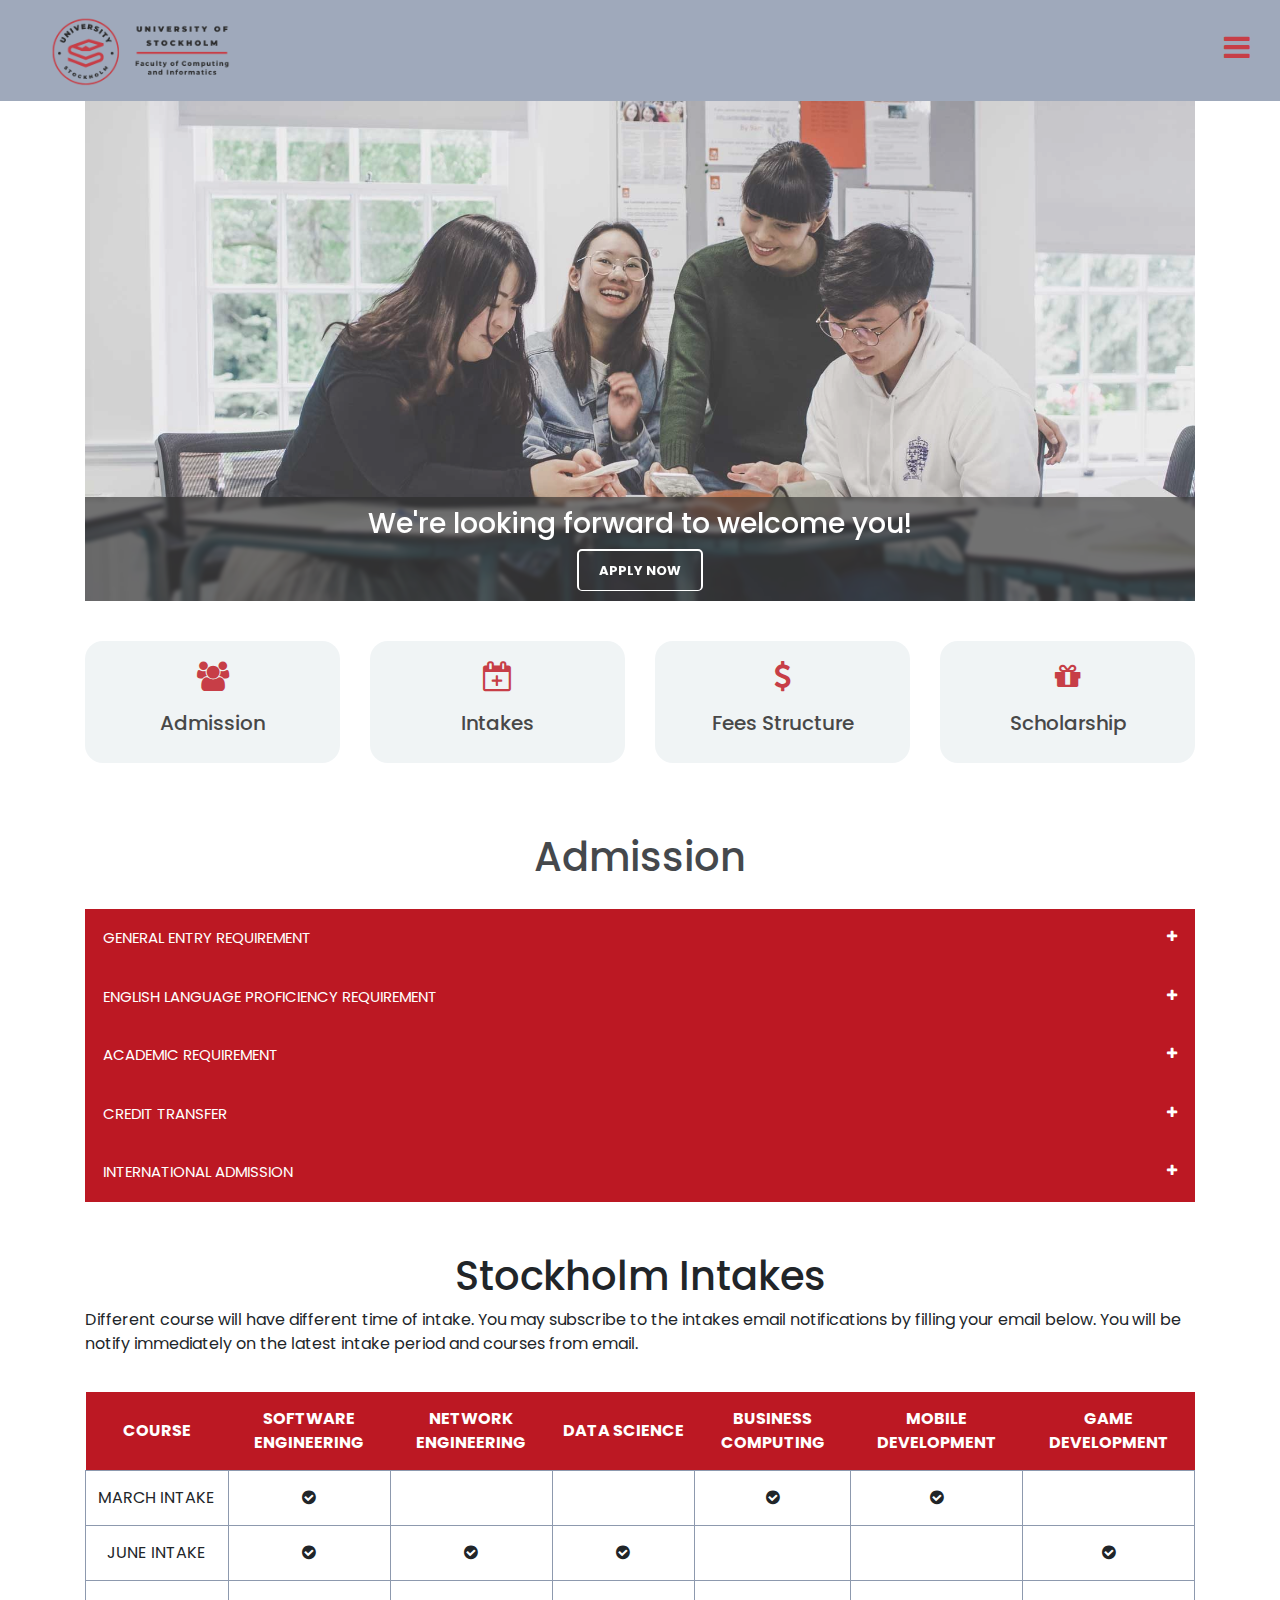
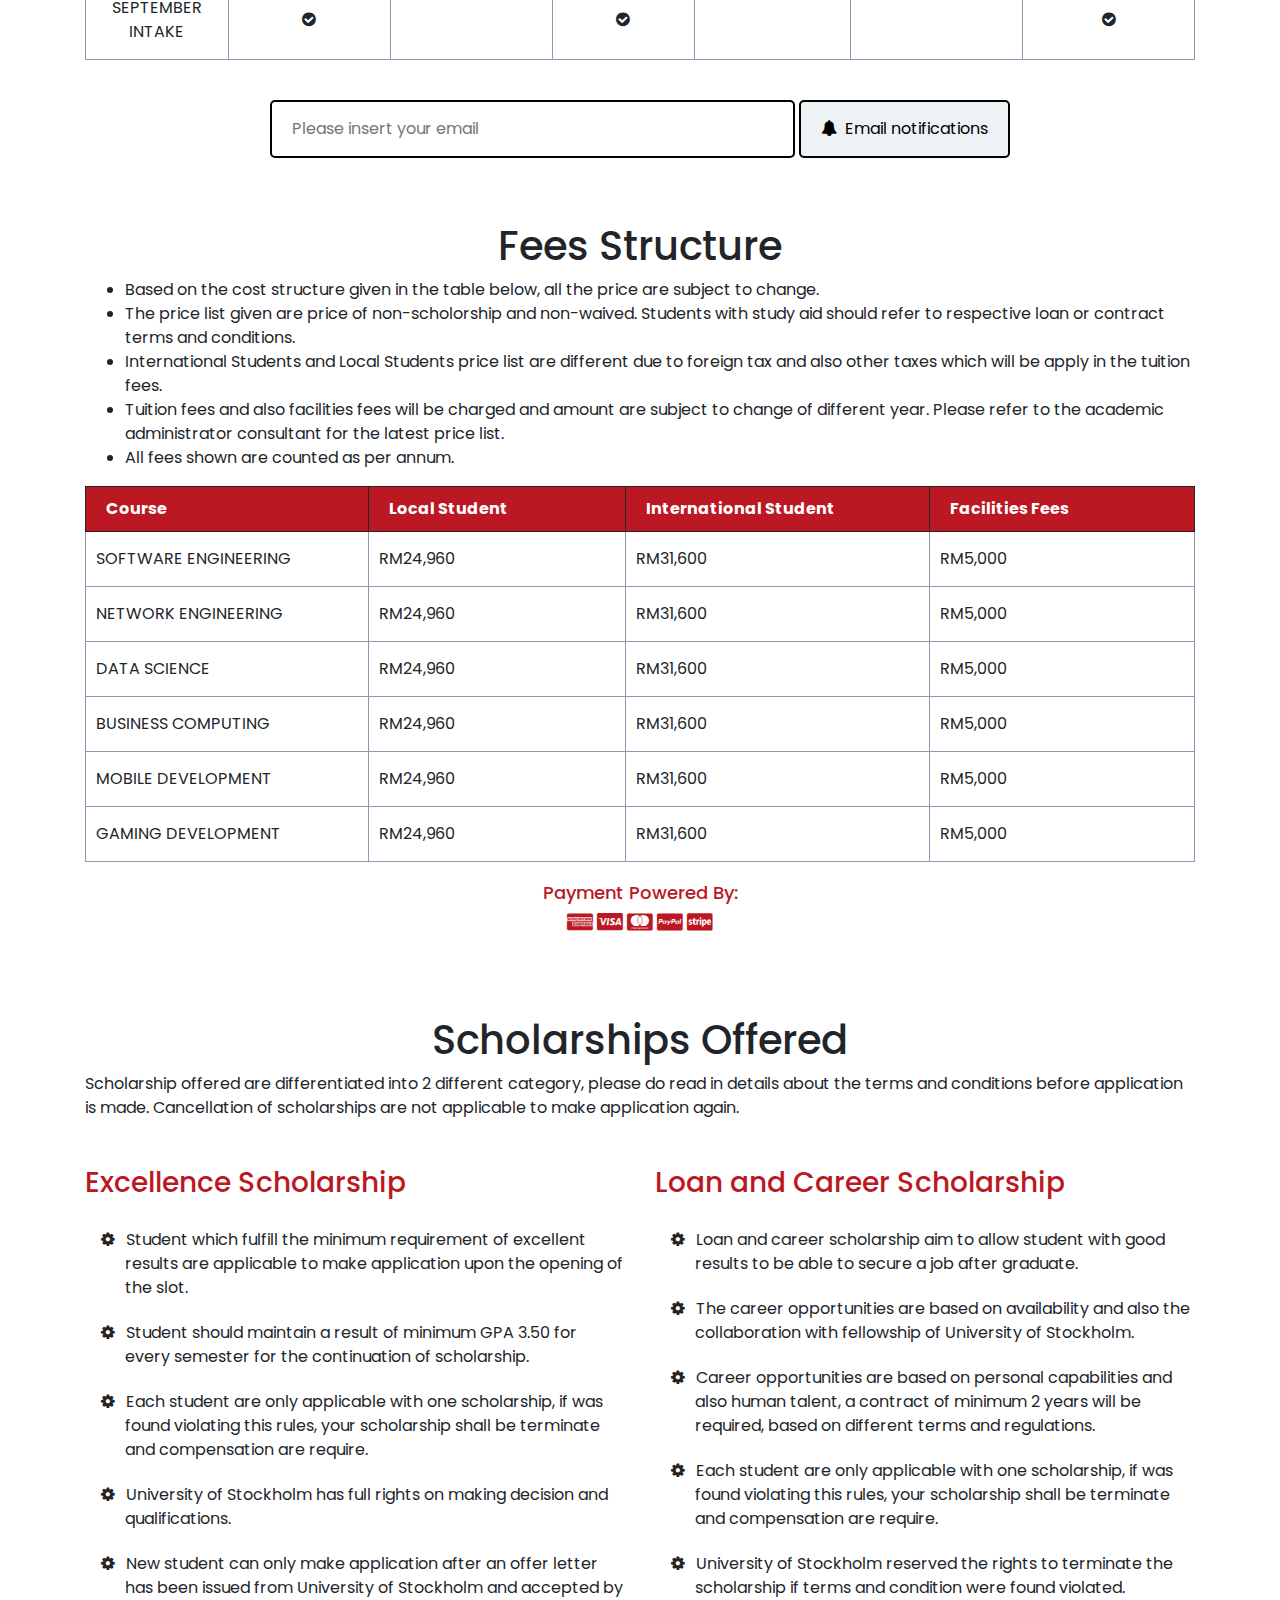
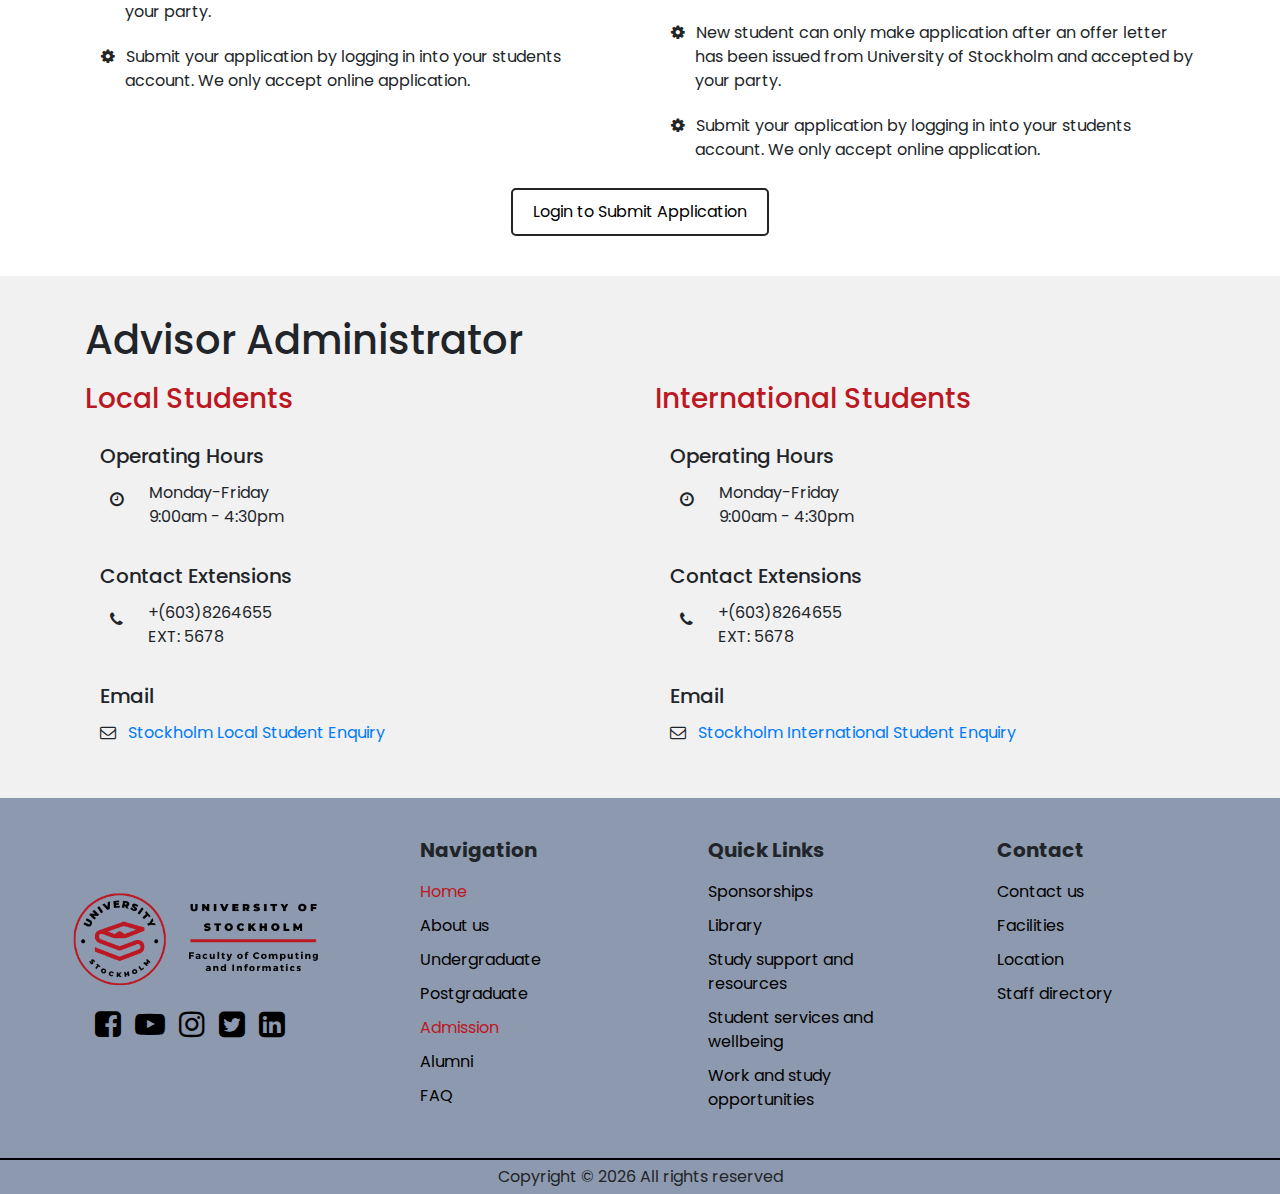
<file: admission.html>
<!DOCTYPE html>
<html>

<head>
  <meta charset="UTF-8" />
  <meta name="viewport" content="width=device-width, initial-scale=1.0" />
  <title>Admission</title>
  <link rel="icon" href="./img/logo.png" />

  <!--Google Font-->
  <link rel="stylesheet"
    href="https://fonts.googleapis.com/css?family=Montserrat:400,400i,500,500i,600,600i,700,700i" />

  <!--CSS-->

  <link rel="stylesheet" type="text/css" href="./css/bootstrap.min.css" />
  <link rel="stylesheet" type="text/css" href="./css/font-awesome.min.css" />
  <link rel="stylesheet" type="text/css" href="./css/animate.css" />
  <link rel="stylesheet" type="text/css" href="./css/style.css" />
</head>

<body>
  <!--Preloader-->
  <div class="preloader">
    <div class="loader"></div>
  </div>

  <!--Header-->
  <header class="header">
    <a href="./index.html" class="site-logo"><img src="./img/faculty.png" alt="logo" width="180" /></a>
    <div class="fafabar">
      <i class="fa fa-bars"></i>
    </div>
    <div class="navigation">
      <ul class="menu">
        <li><a href="./index.html" style="color: #bc1823">Home</a></li>
        <li><a href="#">About us</a></li>
        <li><a href="#">Undergraduate</a></li>
        <li><a href="#">Postgraduate</a></li>
        <li><a href="./admission.html" style="color: #bc1823">Admission</a></li>
        <li><a href="#">Alumni</a></li>
        <li><a href="#">FAQ</a></li>
      </ul>
    </div>
  </header>

  <!--Admission banner-->
  <section class="admission-banner-section">
    <div class="container">
      <div class="admission-banner set-bg" data-setbg="./img/admission.jpg">
        <div class="admission-apply">
          <h3>We're looking forward to welcome you!</h3>
          <!-- <a href="#" class="apply-btn" onclick="document.getElementById('form').style.display='block'">APPLY NOW</a> -->
          <a href="#" class="apply-btn">APPLY NOW</a>

        </div>
      </div>
    </div>
  </section>

  <!--Apply Form-->
  <div id="form" class="wrapper">
    <span onclick="document.getElementById('form').style.display='none'" class="btn-close"><i
        class="fa fa-times-circle"></i></span>
    <header>Apply Form</header>
    <form>
      <div class="field name">
        <div class="input-area">
          <input type="text" placeholder="Name">
          <i class="icon fa fa-user-o"></i>
          <i class="error error-icon fa fa-exclamation-circle"></i>
        </div>
        <div class="error error-txt">Name cannot be blank</div>
      </div>
      <div class="field email">
        <div class="input-area">
          <input type="text" placeholder="Email Address">
          <i class="icon fa fa-envelope"></i>
          <i class="error error-icon fa fa-exclamation-circle"></i>
        </div>
        <div class="error error-txt">Email Address cannot be blank</div>
      </div>
      <div class="field contact">
        <div class="input-area">
          <input type="text" placeholder="Contact Number">
          <i class="icon fa fa-mobile"></i>
          <i class="error error-icon fa fa-exclamation-circle"></i>
        </div>
        <div class="error error-txt">Contact number cannot be blank</div>
      </div>
      <div class="field address">
        <div class="input-area">
          <input type="text" placeholder="Address ">
          <i class="icon fa fa-home"></i>
          <i class="error error-icon fa fa-exclamation-circle"></i>
        </div>
        <div class="error error-txt">Address cannot be blank</div>
      </div>

      <input type="submit">
    </form>
  </div>

  <!--Admission Overview-->
  <section class="overview-section">
    <div class="container">
      <div class="row">
        <div class="col-lg-3 overview-details">
          <a href="#admission">
            <div class="in-bg">
              <i class="fa fa-users"></i>
              <h5>Admission</h5>
            </div>
          </a>
        </div>

        <div class="col-lg-3 overview-details">
          <a href="#intakes">
            <div class="in-bg">
              <i class="fa fa-calendar-plus-o"></i>
              <h5>Intakes</h5>
            </div>
          </a>
        </div>

        <div class="col-lg-3 overview-details">
          <a href="#fees">
            <div class="in-bg">
              <i class="fa fa-dollar"></i>
              <h5>Fees Structure</h5>
            </div>
          </a>
        </div>

        <div class="col-lg-3 overview-details">
          <a href="#scholar">
            <div class="in-bg">
              <i class="fa fa-gift"></i>
              <h5>Scholarship</h5>
            </div>
          </a>
        </div>
      </div>
    </div>
  </section>
  <!--Admission Section-->
  <section class="admission-section" id="admission">
    <div class="container">
      <h1>Admission</h1>
      <div class="admission">
        <button type="button" class="collapsible" onclick="loadGeneral()">
          GENERAL ENTRY REQUIREMENT
        </button>
        <div class="content">
          <h4>General Entry Bachelor Degree in Computer Science</h4>
          <ul>
            <li>
              All students must graduate from high school and with Sijil
              Pelajaran Malaysia (SPM) based on the minimum requirement as
              stated below. If any of the applicants that do not fullfill the
              general requirement as stated below, your application will not
              be considered.
            </li>
            <li>
              Student who would like to enroll in Bachelor Degree in Computer
              Science must have a minimum requirement of A-Level or STPM
              equivalent certification.
            </li>
          </ul>
          <table id="general"></table>
        </div>
      </div>
      <div class="admission">
        <button type="button" class="collapsible" onclick="loadLang()">
          ENGLISH LANGUAGE PROFICIENCY REQUIREMENT
        </button>
        <div class="content">
          <h4>English Minimum Entry Requirement</h4>
          <ul>
            <li>
              Student has to achieve a minimum of B+ in Sijil Pelajaran
              Malaysia English and B in GCE English Sijil Pelajaran Malaysia.
            </li>
            <li>
              Proficiency in english is crucially important. The minimum
              requirement and exemption for local student and international
              are strictly different. International Student are require to
              take IELTS/TOEFL or equivalent English exam test with a minimum
              requirement of marks as stated below
            </li>
            <li>
              Local student who do not fullfill the minimum requirement as
              shown below are required to take english exam test as a test
              before entering university. A short interview session will be
              carried out and extra charges on english examination will also
              be entitle.
            </li>
          </ul>
          <table id="lang"></table>
        </div>
      </div>
      <div class="admission">
        <button type="button" class="collapsible">
          ACADEMIC REQUIREMENT
        </button>
        <div class="content">
          <h4>Courses Specific Entry Requirements</h4>
          <ul>
            <li>
              All student should achieve at least a B+ for Mathematics subject
              in Sijil Pelajaran Malaysia.
            </li>
            <li>
              Certification of Sijil Pelajaran Malaysia Certification is
              compulsory to be present during the entry application.
            </li>
            <li>
              In order to enter Stockholm University, students has to be
              offered and aceept the offer letter which is the same as the
              Bachelor Degree which were applied.
            </li>
          </ul>
        </div>
      </div>
      <div class="admission">
        <button type="button" class="collapsible">CREDIT TRANSFER</button>
        <div class="content">
          <h4>Study Transfer and Exemptions</h4>
          <ul>
            <li>
              Exemptions are valid for student who are involve in such as
              exchange of study or transfer of university.
            </li>
            <li>
              Results of equivalent will be able to transfer to the University
              of Stockholm but terms and conditions will be applied.
            </li>
            <li>
              Transfer and Exemptions of results is important and need to be
              clarify upon application of entry.
            </li>
          </ul>
        </div>
      </div>
      <div class="admission">
        <button type="button" class="collapsible">
          INTERNATIONAL ADMISSION
        </button>
        <div class="content">
          <h4>International Students Application</h4>
          <ul>
            <li>
              International students are require to make their application and
              accept the offer letter for education visa if applicable.
            </li>
            <li>
              International students need to make enquiry via international
              hotline of University of Stockholm or drop an email to the
              admission advisor for better handling and understanding of the
              procedure. Our advisor will give our professional assistance to
              you.
            </li>
            <li>
              Please also refer to the english language proficiency
              requirement and make sure applicants do fulfill all the criteria
              to prevent rejection of results. English examination is strictly
              requested by all the government before enrolling in university.
            </li>
          </ul>
        </div>
      </div>
    </div>
  </section>

  <!--Intakes-->
  <section class="intake-section" id="intakes">
    <div class="container">
      <h1>Stockholm Intakes</h1>
      <p>
        Different course will have different time of intake. You may subscribe
        to the intakes email notifications by filling your email below. You
        will be notify immediately on the latest intake period and courses
        from email.
      </p>
      <div class="table-intake">
        <table>
          <tr>
            <th id="intake-course">Course</th>
            <th id="se">software engineering</th>
            <th id="ne">network engineering</th>
            <th id="se">data science</th>
            <th id="se">business computing</th>
            <th id="se">mobile development</th>
            <th id="se">game development</th>
          </tr>

          <tr>
            <td id="intake-course">march intake</td>
            <td id="se"><i class="fa fa-check-circle"></i></td>
            <td id="ne"></td>
            <td id="se"></td>
            <td id="se"><i class="fa fa-check-circle"></i></td>
            <td id="se"><i class="fa fa-check-circle"></i></td>
            <td id="se"></td>
          </tr>

          <tr>
            <td id="intake-course">june intake</td>
            <td id="se"><i class="fa fa-check-circle"></i></td>
            <td id="ne"><i class="fa fa-check-circle"></i></td>
            <td id="se"><i class="fa fa-check-circle"></i></td>
            <td id="se"></td>
            <td id="se"></td>
            <td id="se"><i class="fa fa-check-circle"></i></td>
          </tr>

          <tr>
            <td id="intake-course">september intake</td>
            <td id="se"><i class="fa fa-check-circle"></i></td>
            <td id="ne"></td>
            <td id="se"><i class="fa fa-check-circle"></i></td>
            <td id="se"></td>
            <td id="se"></td>
            <td id="se"><i class="fa fa-check-circle"></i></td>
          </tr>
        </table>
      </div>
      <div class="noti-alert">
        <input type="text" placeholder="Please insert your email" id="email-add" />
        <button id="noti-btn" onclick="emailVerify()">
          <i class="fa fa-bell"></i>&nbsp;&nbsp;Email notifications
        </button>
        <br />
        <label for="" id="err-msg"></label>
      </div>
    </div>
  </section>

  <!--Costs Structure-->
  <section class="cost-struct-section" id="fees">
    <div class="container">
      <h1>Fees Structure</h1>
      <ul>
        <li>
          Based on the cost structure given in the table below, all the price
          are subject to change.
        </li>
        <li>
          The price list given are price of non-scholorship and non-waived.
          Students with study aid should refer to respective loan or contract
          terms and conditions.
        </li>
        <li>
          International Students and Local Students price list are different
          due to foreign tax and also other taxes which will be apply in the
          tuition fees.
        </li>
        <li>
          Tuition fees and also facilities fees will be charged and amount are
          subject to change of different year. Please refer to the academic
          administrator consultant for the latest price list.
        </li>
        <li>All fees shown are counted as per annum.</li>
      </ul>
      <table>
        <tr>
          <th id="course">Course</th>
          <th id="lstud">Local Student</th>
          <th id="istud">International Student</th>
          <th id="facilities">Facilities Fees</th>
        </tr>

        <tr>
          <td id="course">Software Engineering</td>
          <td id="lstud">RM24,960</td>
          <td id="istud">RM31,600</td>
          <td id="facilities">RM5,000</td>
        </tr>

        <tr>
          <td id="course">Network Engineering</td>
          <td id="lstud">RM24,960</td>
          <td id="istud">RM31,600</td>
          <td id="facilities">RM5,000</td>
        </tr>

        <tr>
          <td id="course">Data Science</td>
          <td id="lstud">RM24,960</td>
          <td id="istud">RM31,600</td>
          <td id="facilities">RM5,000</td>
        </tr>

        <tr>
          <td id="course">Business Computing</td>
          <td id="lstud">RM24,960</td>
          <td id="istud">RM31,600</td>
          <td id="facilities">RM5,000</td>
        </tr>

        <tr>
          <td id="course">Mobile Development</td>
          <td id="lstud">RM24,960</td>
          <td id="istud">RM31,600</td>
          <td id="facilities">RM5,000</td>
        </tr>

        <tr>
          <td id="course">Gaming Development</td>
          <td id="lstud">RM24,960</td>
          <td id="istud">RM31,600</td>
          <td id="facilities">RM5,000</td>
        </tr>
      </table>
      <div class="pow-icon">
        <h5>Payment Powered By:</h5>
        <div class="pay-icon">
          <i class="fa fa-cc-amex"></i>
          <i class="fa fa-cc-visa"></i>
          <i class="fa fa-cc-mastercard"></i>
          <i class="fa fa-cc-paypal"></i>
          <i class="fa fa-cc-stripe"></i>
        </div>
      </div>
    </div>
  </section>

  <!--Scholarships-->
  <section class="scholar-section" id="scholar">
    <div class="container">
      <div class="scholar-header">
        <h1>Scholarships Offered</h1>
        <p>
          Scholarship offered are differentiated into 2 different category,
          please do read in details about the terms and conditions before
          application is made. Cancellation of scholarships are not applicable
          to make application again.
        </p>
      </div>
      <div class="row">
        <div class="col-lg-6 scholar-details">
          <h3>Excellence Scholarship</h3>
          <ul>
            <li>
              Student which fulfill the minimum requirement of excellent
              results are applicable to make application upon the opening of
              the slot.
            </li>
            <li>
              Student should maintain a result of minimum GPA 3.50 for every
              semester for the continuation of scholarship.
            </li>
            <li>
              Each student are only applicable with one scholarship, if was
              found violating this rules, your scholarship shall be terminate
              and compensation are require.
            </li>
            <li>
              University of Stockholm has full rights on making decision and
              qualifications.
            </li>
            <li>
              New student can only make application after an offer letter has
              been issued from University of Stockholm and accepted by your
              party.
            </li>
            <li>
              Submit your application by logging in into your students
              account. We only accept online application.
            </li>
          </ul>
        </div>

        <div class="col-lg-6 scholar-details">
          <h3>Loan and Career Scholarship</h3>
          <ul>
            <li>
              Loan and career scholarship aim to allow student with good
              results to be able to secure a job after graduate.
            </li>
            <li>
              The career opportunities are based on availability and also the
              collaboration with fellowship of University of Stockholm.
            </li>
            <li>
              Career opportunities are based on personal capabilities and also
              human talent, a contract of minimum 2 years will be required,
              based on different terms and regulations.
            </li>
            <li>
              Each student are only applicable with one scholarship, if was
              found violating this rules, your scholarship shall be terminate
              and compensation are require.
            </li>
            <li>
              University of Stockholm reserved the rights to terminate the
              scholarship if terms and condition were found violated.
            </li>
            <li>
              New student can only make application after an offer letter has
              been issued from University of Stockholm and accepted by your
              party.
            </li>
            <li>
              Submit your application by logging in into your students
              account. We only accept online application.
            </li>
          </ul>
        </div>
      </div>
      <div class="login-btn">
        <button type="submit" class="scholar-btn">
          Login to Submit Application
        </button>
      </div>
    </div>
  </section>

  <!--Admission Advisor-->
  <section class="advisor-section">
    <div class="container">
      <div class="advisor-title">
        <h1>Advisor Administrator</h1>
      </div>
      <div class="row">
        <div class="col-lg-6 advisorColumn">
          <h3 style="color: #bc1823;">Local Students</h3>
          <div class="advisor-details">
            <div class="advisor">
              <h5>Operating Hours</h5>
              <div class="frameAdvisor">
                <i class="fa fa-clock-o"></i>
                <div class="info">Monday-Friday<br />9:00am - 4:30pm</div>
              </div>
            </div>

            <div class="advisor">
              <h5>Contact Extensions</h5>
              <div class="frameAdvisor">
                <i class="fa fa-phone"></i>
                <div class="info">+(603)8264655<br />EXT: 5678</div>
              </div>
            </div>

            <div class="advisor">
              <h5>Email</h5>
              <label><i class="fa fa-envelope-o"></i>&nbsp;&nbsp;&nbsp;<a
                  href="mailto:stockholm@university.fit.edu.my">Stockholm Local Student Enquiry</a></label>
            </div>
          </div>
        </div>

        <div class="col-lg-6 advisorColumn">
          <h3 style="color: #bc1823;">International Students</h3>
          <div class="advisor-details">
            <div class="advisor">
              <h5>Operating Hours</h5>
              <div class="frameAdvisor">
                <i class="fa fa-clock-o"></i>
                <div class="info">Monday-Friday<br />9:00am - 4:30pm</div>
              </div>
            </div>

            <div class="advisor">
              <h5>Contact Extensions</h5>
              <div class="frameAdvisor">
                <i class="fa fa-phone"></i>
                <div class="info">+(603)8264655<br />EXT: 5678</div>
              </div>
            </div>

            <div class="advisor">
              <h5>Email</h5>
              <label><i class="fa fa-envelope-o"></i>&nbsp;&nbsp;&nbsp;<a
                  href="mailto:stockholm@university.fit.edu.my">Stockholm International Student Enquiry</a></label>
            </div>
          </div>
        </div>
      </div>
    </div>
  </section>

  <!--Footer Section-->
  <footer class="footer-section">
    <div class="container">
      <div class="row">
        <div class="footer-logo col-lg-3">
          <img src="./img/faculty.png" width="250px" />
          <div class="social-media">
            <ul>
              <li>
                <a href="#"><i class="fa fa-facebook-square"></i></a>
              </li>
              <li>
                <a href="#"><i class="fa fa-youtube-play"></i></a>
              </li>
              <li>
                <a href="#"><i class="fa fa-instagram"></i></a>
              </li>
              <li>
                <a href="#"><i class="fa fa-twitter-square"></i></a>
              </li>
              <li>
                <a href="#"><i class="fa fa-linkedin-square"></i></a>
              </li>
            </ul>
          </div>
        </div>
        <div class="footer-info col-lg-9">
          <div class="row">
            <div class="footer-col col-lg-4">
              <ul>
                <h5>Navigation</h5>
                <li><a href="./index.html" style="color: #bc1823">Home</a></li>
        <li><a href="#">About us</a></li>
        <li><a href="#">Undergraduate</a></li>
        <li><a href="#">Postgraduate</a></li>
        <li><a href="./admission.html" style="color: #bc1823">Admission</a></li>
        <li><a href="#">Alumni</a></li>
        <li><a href="#">FAQ</a></li>
              </ul>
            </div>
            <div class="footer-col col-lg-4">
              <ul>
                <h5>Quick Links</h5>
                <li><a href="#">Sponsorships</a></li>
                <li><a href="#">Library</a></li>
                <li><a href="#">Study support and resources</a></li>
                <li><a href="#">Student services and wellbeing</a></li>
                <li><a href="#">Work and study opportunities</a></li>
              </ul>
            </div>
            <div class="footer-col col-lg-4">
              <ul>
                <h5>Contact</h5>
                <li><a href="#">Contact us</a></li>
                <li><a href="#">Facilities</a></li>
                <li><a href="#">Location</a></li>
                <li><a href="#">Staff directory</a></li>
              </ul>
            </div>
          </div>
        </div>
      </div>
    </div>
    <div class="copyright">
      Copyright &copy;
      <script>
        document.write(new Date().getFullYear());
      </script>
      All rights reserved
    </div>
  </footer>

  <!--Javascript-->
  <script src="./js/jquery-3.2.1.min.js"></script>
  <script src="./js/bootstrap.min.js"></script>
  <script src="./js/main.js"></script>
</body>

</html>
</file>
<file: css/style.css>
@import url("https://fonts.googleapis.com/css2?family=Poppins:ital,wght@0,200;0,300;0,400;0,500;0,600;0,700;1,200;1,300;1,400;1,500;1,700&display=swap%22");

html,
body {
  height: 100%;
  box-sizing: border-box;
  font-family: "Poppins", sans-serif;
}

.set-bg {
  background-repeat: no-repeat;
  background-size: cover;
}

.site-btn {
  display: inline-block;
  border: none;
  font-size: 1.2rem;
  font-weight: 400;
  min-width: 11.625rem;
  padding: 17px 25px;
  border-radius: 0.875rem;
  background: #bc1823;
  color: #fff;

  cursor: pointer;
  text-align: center;
  box-shadow: inset 0 0 0 2px #bc1823;
  -webkit-box-shadow: inset 0 0 0 2px #bc1823;
}

.site-btn:hover {
  color: #fff;
  text-decoration: none;
  filter: contrast(1.8);
}

.apply-btn {
  border: 2px solid white;
  background: none;
  color: #fff;
  text-decoration: none;
  border-bottom: 1px solid white;
  padding: 10px 20px;
  cursor: pointer;
  text-transform: uppercase;
  display: inline-block;
  transition: all 0.3s ease;
  -webkit-transition: all 0.3s ease;
  -o-transition: all 0.3s ease;
  font-size: 13px;
  font-weight: bold;
  border-radius: 5px;
}

.apply-btn:hover {
  color: black;
  background: white;
  text-decoration: none;
}

/*Apply button*/
.btn-close {
  position: absolute;
  right: 20px;
  color: #bc1823;
  font-size: 30px;
  cursor: pointer;
  top: 10px;
}

.wrapper {
  text-align: center;
  display: none;
  position: fixed;
  z-index: 99;
  left: 550px;
  top: 120px;
  height: 75%;
  width: 500px;
  overflow: auto;
  background-color: #8d99aef2;
  padding: 30px 0;
  border-radius: 10px;
  box-shadow: 10px 10px 15px rgba(0, 0, 0, 0.1);
  -webkit-box-shadow: 10px 10px 15px rgba(0, 0, 0, 0.1);
}

.wrapper header {
  font-size: 40px;
  font-weight: bold;
}

.wrapper form {
  padding: 10px;
}

.field {
  width: 80%;
  text-align: center;
  padding-top: 20px;
  padding-left: 80px;
}

form .field.shake {
  animation: shake 0.3s ease-in-out;
  -webkit-animation: shake 0.3s ease-in-out;
}

@keyframes shake {

  0%,
  100% {
    margin-left: 0px;
  }

  20%,
  80% {
    margin-left: -12px;
  }

  40%,
  60% {
    margin-left: 12px;
  }
}

@-webkit-keyframes shake {

  0%,
  100% {
    margin-left: 0px;
  }

  20%,
  80% {
    margin-left: -12px;
  }

  40%,
  60% {
    margin-left: 12px;
  }
}

.field .input-area {
  width: 100%;
  height: 50px;
  position: relative;
}

.field input {
  width: 100%;
  height: 100%;
  padding: 0 45px;
  font-size: 18px;
  background: none;
  border-radius: 5px;
  outline: none;
  border: 1px solid #fff;
  border-bottom-width: 2px;
  transition: all 0.2s ease;
  -webkit-transition: all 0.2s ease;
  -o-transition: all 0.2s ease;
}

.field input:focus,
.field.valid input {
  border-color: #bc1823;
}

.field.shake input,
.field.error input {
  border-color: #bc1823;
}

.field .input-area i {
  position: absolute;
  top: 50%;
  font-size: 18px;
  transform: translateY(-50%);
  -webkit-transform: translateY(-50%);
  -ms-transform: translateY(-50%);
}

.field .input-area .icon {
  left: 15px;
  color: #fff;
  transition: color 0.2s ease;
  -webkit-transition: color 0.2s ease;
  -o-transition: color 0.2s ease;
}

.input-area .error-icon {
  right: 15px;
  color: #bc1823;
}

input:focus~.icon,
.field.valid .icon {
  color: #bc1823;
}

.field.shake input:focus~.icon,
.field.error input:focus~.icon {
  color: #fff;
}

.field input::placeholder {
  color: #fff;
  font-size: 16px;
}

.field .error-txt {
  color: #bc1823;
  text-align: left;
  margin-top: 2px;
}

.field .error {
  display: none;
}

.field.shake .error,
.field.error .error {
  display: block;
}


form input[type="submit"] {
  height: 50px;
  width: 120px;
  color: #fff;
  margin-top: 30px;
  padding: 0;
  border: none;
  background: #bc1823;
  cursor: pointer;
  border-bottom: 2px solid rgba(0, 0, 0, 0.1);
  transition: all 0.3s ease;
  -webkit-transition: all 0.3s ease;
  -o-transition: all 0.3s ease;
}

form input[type="submit"]:hover {
  filter: contrast(1.8);
}

/*header*/
.header {
  position: relative;
  width: 100%;
  padding-top: 15px;
  padding-bottom: 15px;
  z-index: 99;
  background-color: #8d99ae;
}

.site-logo {
  display: inline-block;
  margin-left: 50px;
}

.fafabar {
  display: none;
}

.navigation {
  float: right;
  display: block;
}

.menu {
  list-style: none;
  float: right;
  padding-top: 25px;
  padding-right: 100px;
}

.menu li {
  display: inline-flex;
  display: -webkit-inline-box;
  display: -ms-inline-flex;
  display: -ms-inline-box;
}

.menu li a {
  display: inline-block;
  font-size: 1rem;
  color: black;
  margin-left: 50px;
  transition: all 0.4s;
  -webkit-transition: all 0.4s;
  -o-transition: all 0.4s;
  text-transform: uppercase;
  font-weight: bold;
}

.menu li a:hover {
  color: #bc1823;
  text-decoration: none;
}

/*Banner Section*/
.banner-slider {
  position: relative;
  overflow: hidden;
  width: 90%;
  min-height: 500px;
  left: 5%;
  background: black;
  border-radius: 7.5px;
}

.banner-slider .slide {
  position: absolute;
  width: 100%;
  height: 100%;
  clip-path: circle(0% at 0 50%);
}

.banner-slider .slide.active {
  clip-path: circle(150% at 0 50%);
  transition: 2s;
  -webkit-transition: 2s;
  -o-transition: 2s;
}

.banner-slider .slide img {
  position: absolute;
  width: 100%;
  height: 100%;
  object-fit: cover;
}

.banner-nav {
  display: flex;
  display: -ms-flex;
  display: -ms-flexbox;
  height: 500px;
  opacity: 0;
  align-items: center;
  -webkit-box-align: center;
  -webkit-box-pack: center;
  -ms-flex-align: center;
  -ms-flex-pack: center;
  justify-content: space-between;
  transition: opacity 0.5s ease;
  -webkit-transition: opacity 0.5s ease;
  -o-transition: opacity 0.5s ease;
}

.banner-slider:hover .banner-nav {
  opacity: 1;
}

.prev-btn,
.next-btn {
  z-index: 99999;
  font-size: 1.5rem;
  color: black;
  background: white;
  opacity: 0.8;
  padding: 10px;
  cursor: pointer;
}

.prev-btn {
  border-top-right-radius: 50%;
  border-bottom-right-radius: 50%;
}

.next-btn {
  border-top-left-radius: 50%;
  border-bottom-left-radius: 50%;
}

.ban-info {
  display: flex;
  display: -webkit-box;
  display: -ms-flex;
  display: -ms-flexbox;
  align-items: center;
  -webkit-box-align: center;
  -ms-flex-align: center;
  -webkit-box-pack: center;
  -ms-flex-pack: center;
  z-index: 999999;
  font-size: 1.5rem;
  color: white;
  background: rgba(0, 0, 0, 0.6);
  text-align: center;
  opacity: 0.99;
  padding: 10px;
  backdrop-filter: blur(2px);
}

/*-- Education Section --*/
.education-section {
  margin: 30px;
}


.education-section h1 {
  text-align: center;
}

.education-section h2 {
  text-align: center;
  margin: 30px;
}

.education-section img {
  opacity: 0.8;
}

.education-section img:hover {
  opacity: 1;
  filter: brightness(0.9);
}

.education-section .undergraduate a {
  position: relative;
  text-align: center;
  color: black;
}

.education-section .undergraduate a:hover {
  text-decoration: none;
}

.education-section .postgraduate a {
  text-align: center;
  color: black;
}

.education-section .postgraduate a:hover {
  text-decoration: none;
}

/*-- Search Section --*/
.search-section {
  background: #edf2f4;
  padding: 20px;
}

.section-title {
  margin-bottom: 50px;
}

.section-title h1 {
  text-align: center;
}

.search-form-warp {
  text-align: center;
}

.search-form-warp p {
  font-size: 0.75rem;
  color: #fff;
  opacity: 0.26;
  margin-bottom: 0;
  line-height: 1;
}

.course-search-form {
  margin-bottom: 15px;
  border: none;
}

.course-search-form input {
  width: 70%;
  height: 59px;
  font-size: 1.5rem;
  border: none;
  background: #fff;
  border-radius: 14px;
  display: inline-block;
  padding: 0 31px;
  margin-right: 5px;
}

.course-search-form .site-btn {
  height: 60px;
  padding: 0;
  min-width: 229px;
  border: none;
  outline: none;
}

/*footer-section*/
.footer-section {
  background: #8d99ae;
  padding-top: 10px;
}

.footer-logo {
  padding: 80px 0;
}

.social-media {
  padding-top: 10px;
}

.social-media ul {
  list-style: none;
  padding-top: 5px;
  padding-left: 20px;
  position: absolute;
}

.social-media ul li {
  display: inline-flex;
  display: -webkit-inline-box;
  display: -ms-inline-flex;
  display: -ms-inline-box;
  padding: 0 5px;
}

.social-media ul li a {
  display: inline-flex;
  display: -webkit-inline-box;
  display: -ms-inline-flex;
  display: -ms-inline-box;
  font-size: 14px;
  color: black;
  font-size: 30px;
  text-align: center;
  text-decoration: none;
}

.social-media ul li a:hover {
  color: #bc1823;
}

.footer-info {
  padding: 20px 10px;
}

.footer-info .footer-col {
  padding: 10px 30px;
}

.footer-info .footer-col h5 {
  font-weight: bold;
}

.footer-info .footer-col ul {
  list-style: none;
}

.footer-info .footer-col ul li {
  padding-top: 10px;
}

.footer-info .footer-col ul li a {
  text-decoration: none;
}

.footer-info .footer-col ul li a:hover {
  color: #bc1823;
}

.footer-info a {
  color: black;
}

.copyright {
  padding: 5px;
  text-align: center;
  border-top: black 2px solid;
}

/*Figure section*/
.figure-section {
  margin: 20px 0;
  padding: 30px 0;
  background: #edf2f4;
}

.figure-section .title {
  text-align: center;
}

.figure-section .title p {
  color: gray;
}

.counter-up {
  padding: 0 300px;
  position: relative;
}

.counter-up .figure-content {
  display: flex;

  display: -ms-flex;
  display: -ms-flexbox;
}

.counter-up .figure-content .figure-box {
  width: 100%;
  display: flex;

  display: -ms-flex;
  display: -ms-flexbox;
  align-items: center;
  -webkit-box-align: center;
  -ms-flex-align: center;
  -webkit-box-pack: center;
  -ms-flex-pack: center;
  justify-content: center;
  flex-direction: column;
}

.figure-content .figure-box .counter {
  font-size: 60px;
  font-weight: 500;
  color: black;
}

.figure-content .figure-box .text {
  font-weight: 400;
  color: black;
}

/*Stockholm Benefits*/
.stock-bene {
  padding: 30px 0;
}

.stock-title {
  text-align: center;

}

.stock-info {
  height: 100%;
  background-color: #f1f1f1;
  padding: 10px 20px;
  border-radius: 10px;
  border: 2px solid #bc1823;
}

.stock-info a {
  text-decoration: none;
  color: #242424;
}

.stock-info i {
  font-size: 50px;
  padding: 20px 0;
}

.stock-info:hover {
  background-color: #bc1823f2;
}

.stock-info:hover a {
  color: white;
}

/*Info section*/
.info-section {
  padding: 40px 0;
}

.info-section .news-update {
  padding: 0 10px;
}

.info-section .news-content {
  margin: 15px 0;
}

.info-section .news-content-info {
  padding: 0 10px;
  display: inline;
  position: absolute;
}

.info-section .news-content-info a {
  color: black;
  text-decoration: none;
}

.info-section .info-link:hover h5 {
  text-decoration: underline;
}

.info-section .news-update h3:after {
  position: absolute;
  content: "";
  height: 2px;
  background-color: #242424;
  width: 200px;
  margin-left: 15px;
  margin-top: 15px;
}

.upcoming-event-content {
  display: flex;

  display: -ms-flex;
  display: -ms-flexbox;
  padding: 20px;
}

.upcoming-event h3:after {
  position: absolute;
  content: "";
  height: 2px;
  background-color: #242424;
  width: 250px;
  margin-left: 15px;
  margin-top: 15px;
}

.upcoming-event-date {
  text-align: center;
  display: inline;
  padding: 10px;
  background: #edf2f4;
}

.upcoming-event-content:hover {
  color: #ef233c;
}

.upcoming-event-date h4 {
  font-weight: bold;
}

.upcoming-event-title {
  display: inline;
  padding: 0 20px;
}

.upcoming-event-title h4 {
  font-weight: bold;
}

/*Admission Overview*/
.overview-section {
  padding: 40px 0;
}

.overview-details {
  text-align: center;
}

.overview-details .in-bg {
  background-color: #edf2f4;
  padding: 20px;
  border-radius: 18px;
}

.overview-details i {
  color: #bc1823;
  font-size: 30px;
  padding-bottom: 20px;
}

.overview-details a {
  color: #242424;
}

.overview-details a:hover {
  color: #bc1823;
  text-decoration: none;
}

.overview-details .in-bg:hover {
  border-bottom: 5px solid #bc1823;
}

/*Admission*/
.admission-banner {
  position: relative;
  padding-bottom: 500px;
  text-align: center;
}

.admission-apply {
  position: absolute;
  bottom: 0;
  padding: 10px 0;
  width: 100%;
  font-size: 1.5rem;
  color: white;
  background: rgba(0, 0, 0, 0.6);
  backdrop-filter: blur(2px);
}

.admission h1 {
  font-size: 3rem;
  text-align: center;
  padding: 20px 0;
}

/*collapsible*/
.admission-section {
  padding: 30px 0;
}

.admission-section h1 {
  text-align: center;
  padding-bottom: 20px;
}

.collapsible {
  background-color: #bc1823;
  color: white;
  cursor: pointer;
  padding: 18px;
  width: 100%;
  border: none;
  text-align: left;
  font-size: 15px;
  outline: none;
}

.admission button {
  outline: none;
}

.collapsible.active {
  border: none;
  outline: none;
}

.admission.active,
.collapsible:hover {
  filter: brightness(0.9);
}

.content {
  padding: 20px 18px;
  display: none;
  overflow: hidden;
  background-color: #f1f1f1;
}

.content ul li {
  padding: 10px;
}

.collapsible::after {
  content: "\f067";
  font-family: FontAwesome;
  font-size: 13px;
  color: #fff;
  float: right;
  margin-left: 5px;
}

.collapsible.active:after {
  content: "\f068";
  font-family: FontAwesome;
}

.content table {
  border: 1px solid #8d99ae;
}

.content table th,
td {
  padding: 18px;
  text-transform: uppercase;
  border: 1px solid #8d99ae;
}

.content table th {
  background-color: #8d99ae;
  color: white;
}

/*Intakes*/
.intake-section {
  padding: 20px 0;
}

.intake-section h1 {
  text-align: center;

}

.table-intake {
  padding: 20px 0;
}

.table-intake table th {
  text-transform: uppercase;
  background-color: #bc1823;
  color: #fff;
  text-align: center;
}

.table-intake table th,
td {
  padding: 15px 10px;
  width: 10%;
}

.table-intake td {
  text-align: center;
}

.noti-alert {
  padding: 20px 30px;
}

.noti-alert {
  text-align: center;
}

.noti-alert input,
#noti-btn {
  padding: 15px 20px;
  border-radius: 5px;
}

.noti-alert input {
  width: 50%;
  outline: none;
  border: black solid 2px;
}

.noti-alert input:focus {
  border: 2px solid #bc1823;
}

.noti-alert #noti-btn {
  outline: none;
  border: 2px solid black;
  background-color: #edf2f4;
}

.noti-alert #noti-btn:hover {
  filter: brightness(0.95);
  border: #bc1823 2px solid;
  color: #bc1823;
}

.noti-alert #noti-btn:focus {
  border: 2px solid #bc1823;
  color: #bc1823;
}

/*Costs Structure*/
.cost-struct-section h1 {
  text-align: center;
}

.cost-struct-section table th {
  border: 1px solid #242424;
  padding: 10px 20px;
  background-color: #bc1823;
  color: white;
}

.pow-icon {
  padding: 20px 0;
  text-align: center;
}

.pow-icon h5 {
  color: #bc1823;
  font-size: 18px;
}

.pay-icon i {
  font-size: 20px;
  color: #bc1823;
}

/*Scholarship*/
.scholar-section {
  padding: 40px 0;
}

.scholar-section .scholar-header h1 {
  text-align: center;
}

.scholar-section .scholar-header {
  padding: 20px 0;
}

.scholar-section .scholar-details h3 {
  padding: 10px 0;
  color: #bc1823;
}

.scholar-details ul {
  list-style: none;
}

.scholar-section .scholar-details li {
  padding: 10px 0;
  ;
}


.scholar-details li::before {
  content: "\f013";
  font-family: FontAwesome;
  color: #242424;
  display: inline-block;
  margin-left: -1.5em;
  width: 1.3em;
}

.scholar-section .login-btn {
  text-align: center;
}

.login-btn button {
  padding: 10px 20px;
  outline: none;
  border: 2px solid #242424;
  background-color: #fff;
  border-radius: 5px;
}

.login-btn button:hover {
  filter: brightness(0.95);
  border: #bc1823 2px solid;
  color: #bc1823;
}

/*Admission Advisior*/
.advisor-section {
  padding: 30px 0;
  background-color: #f1f1f1;
}

.advisor-section .advisor-title {
  padding: 10px 0;
}

.advisor-details .advisor .frameAdvisor {
  display: flex;
  display: -ms-flex;
  display: -ms-flexbox;
}


.advisor {
  padding: 15px;
}

.advisor h5 {
  padding: 5px 0;
}

.frameAdvisor i {
  padding: 10px;
}

.frameAdvisor .info {
  padding: 0 15px;
}

/*preloader*/

.preloader {
  background: #fff;
  position: fixed;
  width: 100%;
  height: 100%;
  top: 0;
  left: 0;
  z-index: 9999;
}

.loader {
  width: 40px;
  height: 40px;
  position: absolute;
  top: 50%;
  left: 50%;
  margin-top: -13px;
  margin-left: -13px;
  border-radius: 50px;

  animation: loader 1s linear infinite;
  -webkit-animation: loader 1s linear infinite;
}

@keyframes loader {
  0% {
    -webkit-transform: rotate(0deg);
    transform: rotate(0deg);
    border: 4px solid #f44336;
    border-left-color: transparent;
  }

  100% {
    -webkit-transform: rotate(360deg);
    transform: rotate(360deg);
    border: 4px solid #f44336;
    border-left-color: transparent;
  }
}

@-webkit-keyframes loader {
  0% {
    -webkit-transform: rotate(0deg);
    border: 4px solid #f44336;
    border-left-color: transparent;
  }

  100% {
    -webkit-transform: rotate(360deg);
    border: 4px solid #f44336;
    border-left-color: transparent;
  }
}

/*-- Responsive --*/
@media (min-width: 1536px) {}

/*medium screen: 1535px */
@media only screen and (max-width: 1372px) {
  .navigation {
    display: none;
    width: 100%;
    left: 0;
    top: 100%;
    margin: auto;
  }

  .fafabar {
    display: block;
    font-size: 30px;
    float: right;
    color: #bc1823;
    cursor: pointer;
    padding: 10px;
    padding-right: 30px;
  }

  .menu {
    float: none;

    padding: 0;
    margin-top: 15px;
  }

  .menu li {
    display: block;
    background: #edf2f4;
    opacity: 75%;
  }

  .menu li a {
    display: block;
    color: black;
    margin-left: 0px;
    padding: 20px 35px;
    text-align: center;
  }

  .menu li a:hover {
    background: #8d99ae;
    color: #bc1823;
  }

  .banner-slider {
    width: 100%;
    left: 0;
    border-radius: 0;
  }

  .counter-up {
    padding: 50px 50px 0 50px;
  }

  .counter-up .figure-content .figure-box {
    width: calc(50% - 30px);
    margin-bottom: 50px;
  }

  .education-section img {
    width: 100%;
    height: 303.75px;
  }

  .wrapper {
    left: 25%;
  }
}

/*Tablet screen: 768px */
@media only screen and (max-width: 1023px) {
  .course-search-form {
    text-align: center;
  }

  .course-search-form input {
    width: 100%;
    margin-bottom: 20px;
  }

  .counter-up .figure-content {
    display: block;
  }

  .counter-up .figure-content .figure-box {
    display: block;
    margin: 0 auto;
  }

  .figure-content .figure-box .counter {
    text-align: center;
  }

  .figure-content .figure-box .text {
    text-align: center;
  }

  .footer-logo {
    text-align: center;
  }

  .social-media ul {
    padding-left: 35%;
  }


  .footer-info {
    text-align: center;
  }

  .stock-content {
    padding: 15px 0;
  }

  .overview-details {
    padding: 10px 0;
  }

  .table-intake {
    overflow-x: scroll;
  }

}

/*Large Mobile: 767px */
@media only screen and (max-width: 767px) {
  .course-search-form {
    text-align: center;
  }

  .counter-up .figure-content {
    display: block;
  }

  .counter-up .figure-content .figure-box {
    display: block;
    margin: 0 auto;
  }

  .figure-content .figure-box .counter {
    text-align: center;
  }

  .figure-content .figure-box .text {
    text-align: center;
  }

  .wrapper {
    left: 15%;
    width: 80%;
  }

  body {
    overflow-x: hidden;
  }
}

/*Medium Mobile: 480px */
@media only screen and (min-width: 576px) and (max-width: 766px) {
  .course-search-form {
    text-align: center;
  }

  .course-search-form input {
    width: 100%;
    margin-bottom: 20px;
  }
}

/*Small Mobile: 320px */
@media only screen and (max-width: 479px) {
  .course-search-form {
    text-align: center;
  }

  .course-search-form input {
    width: 100%;
    margin-bottom: 20px;
  }

  .education-section img {
    width: 100%;
    height: fit-content;
  }

  .wrapper {
    left: 0;
    width: 80%;
  }

  body {
    overflow-x: hidden;
  }
}
</file>
